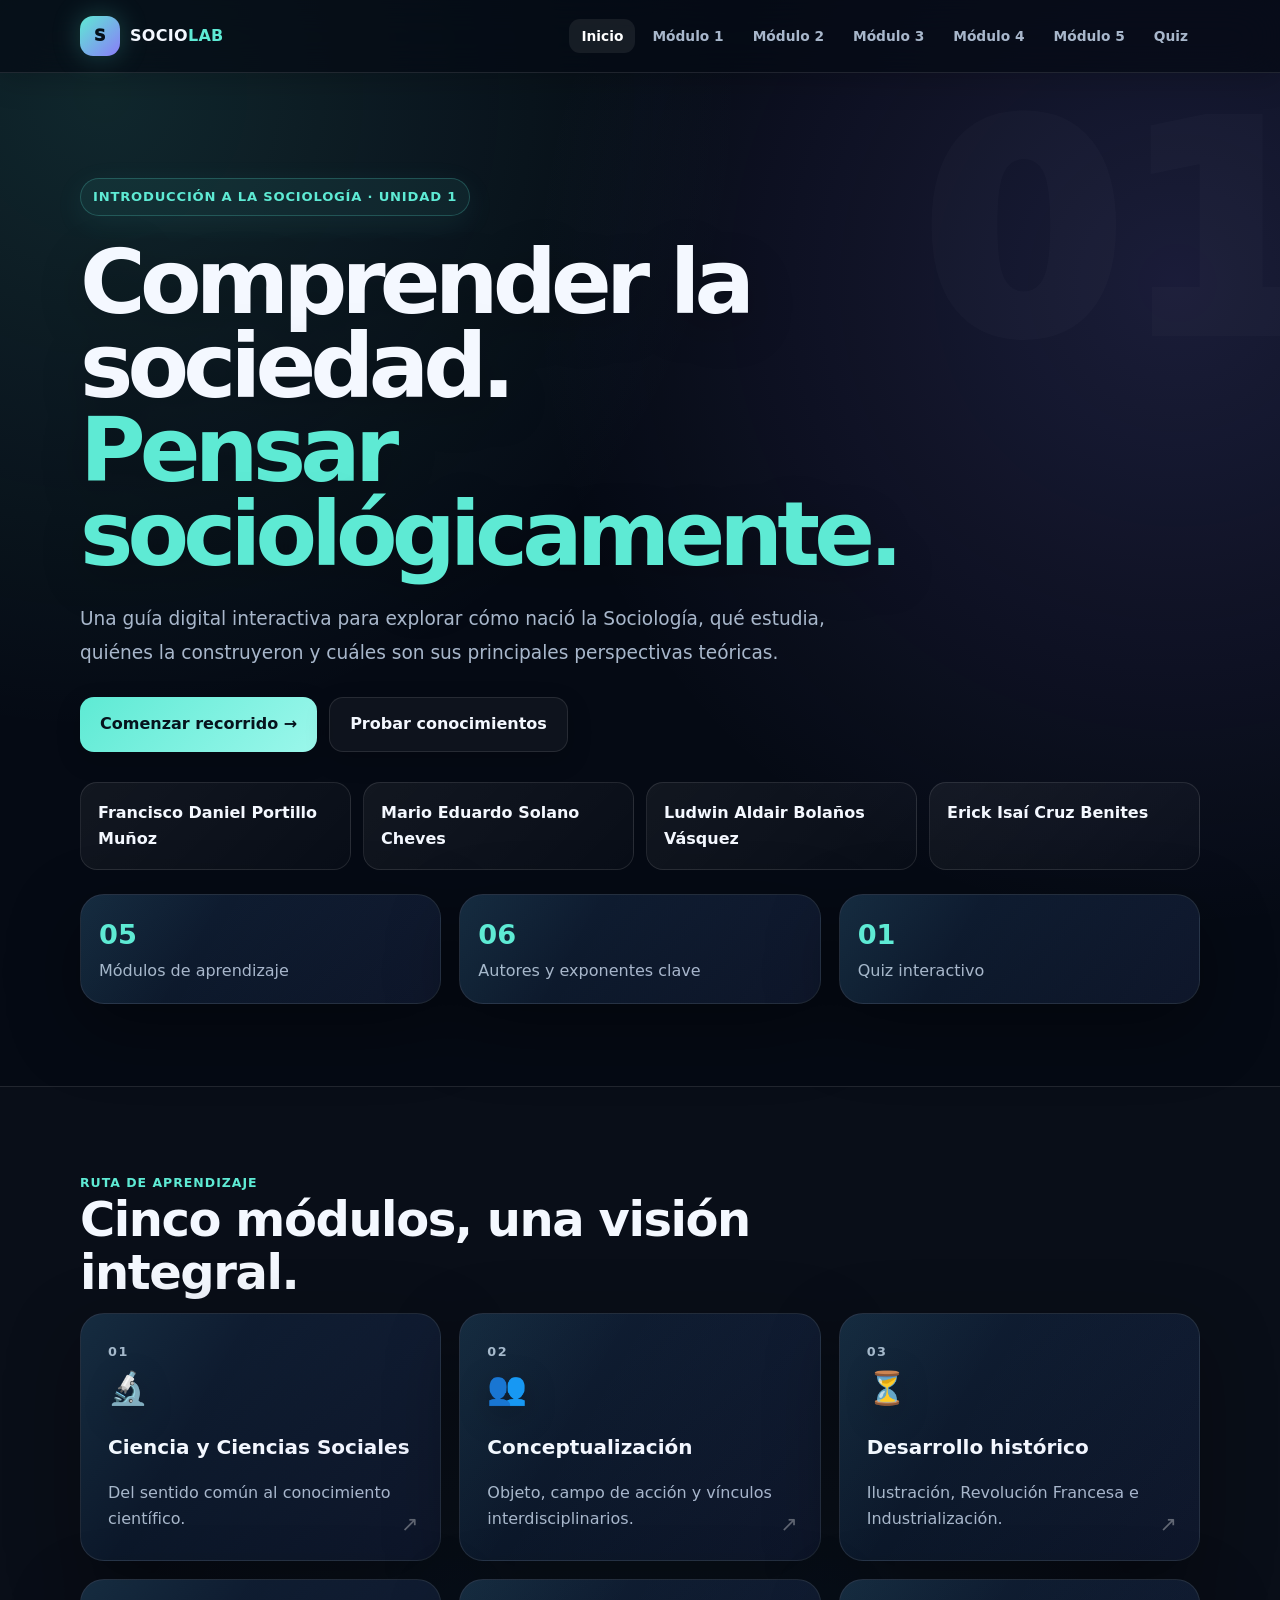
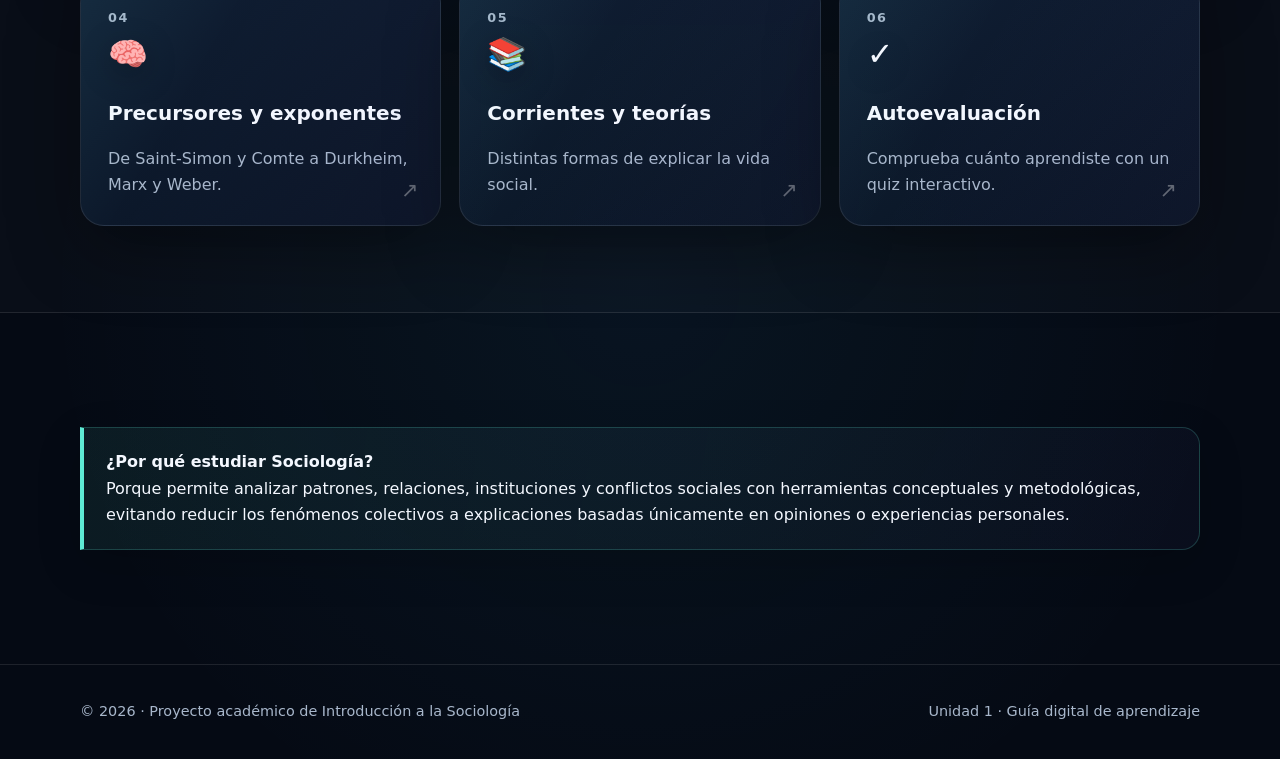
<file: index.html>
<!doctype html>
<html lang="es"><head><meta charset="utf-8"><meta name="viewport" content="width=device-width,initial-scale=1">
<title>Inicio | Sociología · Unidad 1</title><meta name="description" content="Guía digital interactiva de Introducción a la Sociología, Unidad 1.">
<link rel="stylesheet" href="css/estilos.css"></head><body>
<header><div class="container nav"><a class="logo" href="index.html"><span class="logo-mark">S</span><span>SOCIO<span style="color:var(--accent)">LAB</span></span></a>
<nav><ul><li><a class="active" href="index.html">Inicio</a></li><li><a class="" href="modulo1.html">Módulo 1</a></li><li><a class="" href="modulo2.html">Módulo 2</a></li><li><a class="" href="modulo3.html">Módulo 3</a></li><li><a class="" href="modulo4.html">Módulo 4</a></li><li><a class="" href="modulo5.html">Módulo 5</a></li><li><a class="" href="quiz.html">Quiz</a></li></ul></nav></div></header><div class="progress"><span></span></div>
<main>
<section class="hero"><div class="container">
<span class="eyebrow">INTRODUCCIÓN A LA SOCIOLOGÍA · UNIDAD 1</span>
<h1>Comprender la sociedad.<br><span style="color:var(--accent)">Pensar sociológicamente.</span></h1>
<p class="lead">Una guía digital interactiva para explorar cómo nació la Sociología, qué estudia, quiénes la construyeron y cuáles son sus principales perspectivas teóricas.</p>
<div class="actions"><a class="btn primary" href="modulo1.html">Comenzar recorrido →</a><a class="btn secondary" href="quiz.html">Probar conocimientos</a></div>
<div class="team"><div class="member">Francisco Daniel Portillo Muñoz</div><div class="member">Mario Eduardo Solano Cheves</div><div class="member">Ludwin Aldair Bolaños Vásquez</div><div class="member">Erick Isaí Cruz Benites</div></div>
<div class="grid grid-3" style="margin-top:24px"><div class="card" style="padding:18px"><strong style="font-size:1.7rem;color:var(--accent)">05</strong><br><span style="color:var(--muted)">Módulos de aprendizaje</span></div><div class="card" style="padding:18px"><strong style="font-size:1.7rem;color:var(--accent)">06</strong><br><span style="color:var(--muted)">Autores y exponentes clave</span></div><div class="card" style="padding:18px"><strong style="font-size:1.7rem;color:var(--accent)">01</strong><br><span style="color:var(--muted)">Quiz interactivo</span></div></div>
</div></section>
<section class="section alt"><div class="container"><div class="tag">Ruta de aprendizaje</div><h2>Cinco módulos, una visión integral.</h2>
<div class="grid grid-3">
<a class="card module-card" href="modulo1.html"><div class="num">01</div><div class="icon">🔬</div><h3>Ciencia y Ciencias Sociales</h3><p>Del sentido común al conocimiento científico.</p></a>
<a class="card module-card" href="modulo2.html"><div class="num">02</div><div class="icon">👥</div><h3>Conceptualización</h3><p>Objeto, campo de acción y vínculos interdisciplinarios.</p></a>
<a class="card module-card" href="modulo3.html"><div class="num">03</div><div class="icon">⏳</div><h3>Desarrollo histórico</h3><p>Ilustración, Revolución Francesa e Industrialización.</p></a>
<a class="card module-card" href="modulo4.html"><div class="num">04</div><div class="icon">🧠</div><h3>Precursores y exponentes</h3><p>De Saint-Simon y Comte a Durkheim, Marx y Weber.</p></a>
<a class="card module-card" href="modulo5.html"><div class="num">05</div><div class="icon">📚</div><h3>Corrientes y teorías</h3><p>Distintas formas de explicar la vida social.</p></a>
<a class="card module-card" href="quiz.html"><div class="num">06</div><div class="icon">✓</div><h3>Autoevaluación</h3><p>Comprueba cuánto aprendiste con un quiz interactivo.</p></a>
</div></div></section>
<section class="section"><div class="container"><div class="callout"><strong>¿Por qué estudiar Sociología?</strong><br>Porque permite analizar patrones, relaciones, instituciones y conflictos sociales con herramientas conceptuales y metodológicas, evitando reducir los fenómenos colectivos a explicaciones basadas únicamente en opiniones o experiencias personales.</div></div></section>
</main>
<footer><div class="container footer-flex"><span>© 2026 · Proyecto académico de Introducción a la Sociología</span><span>Unidad 1 · Guía digital de aprendizaje</span></div></footer>
<script src="js/script.js"></script></body></html>
</file>
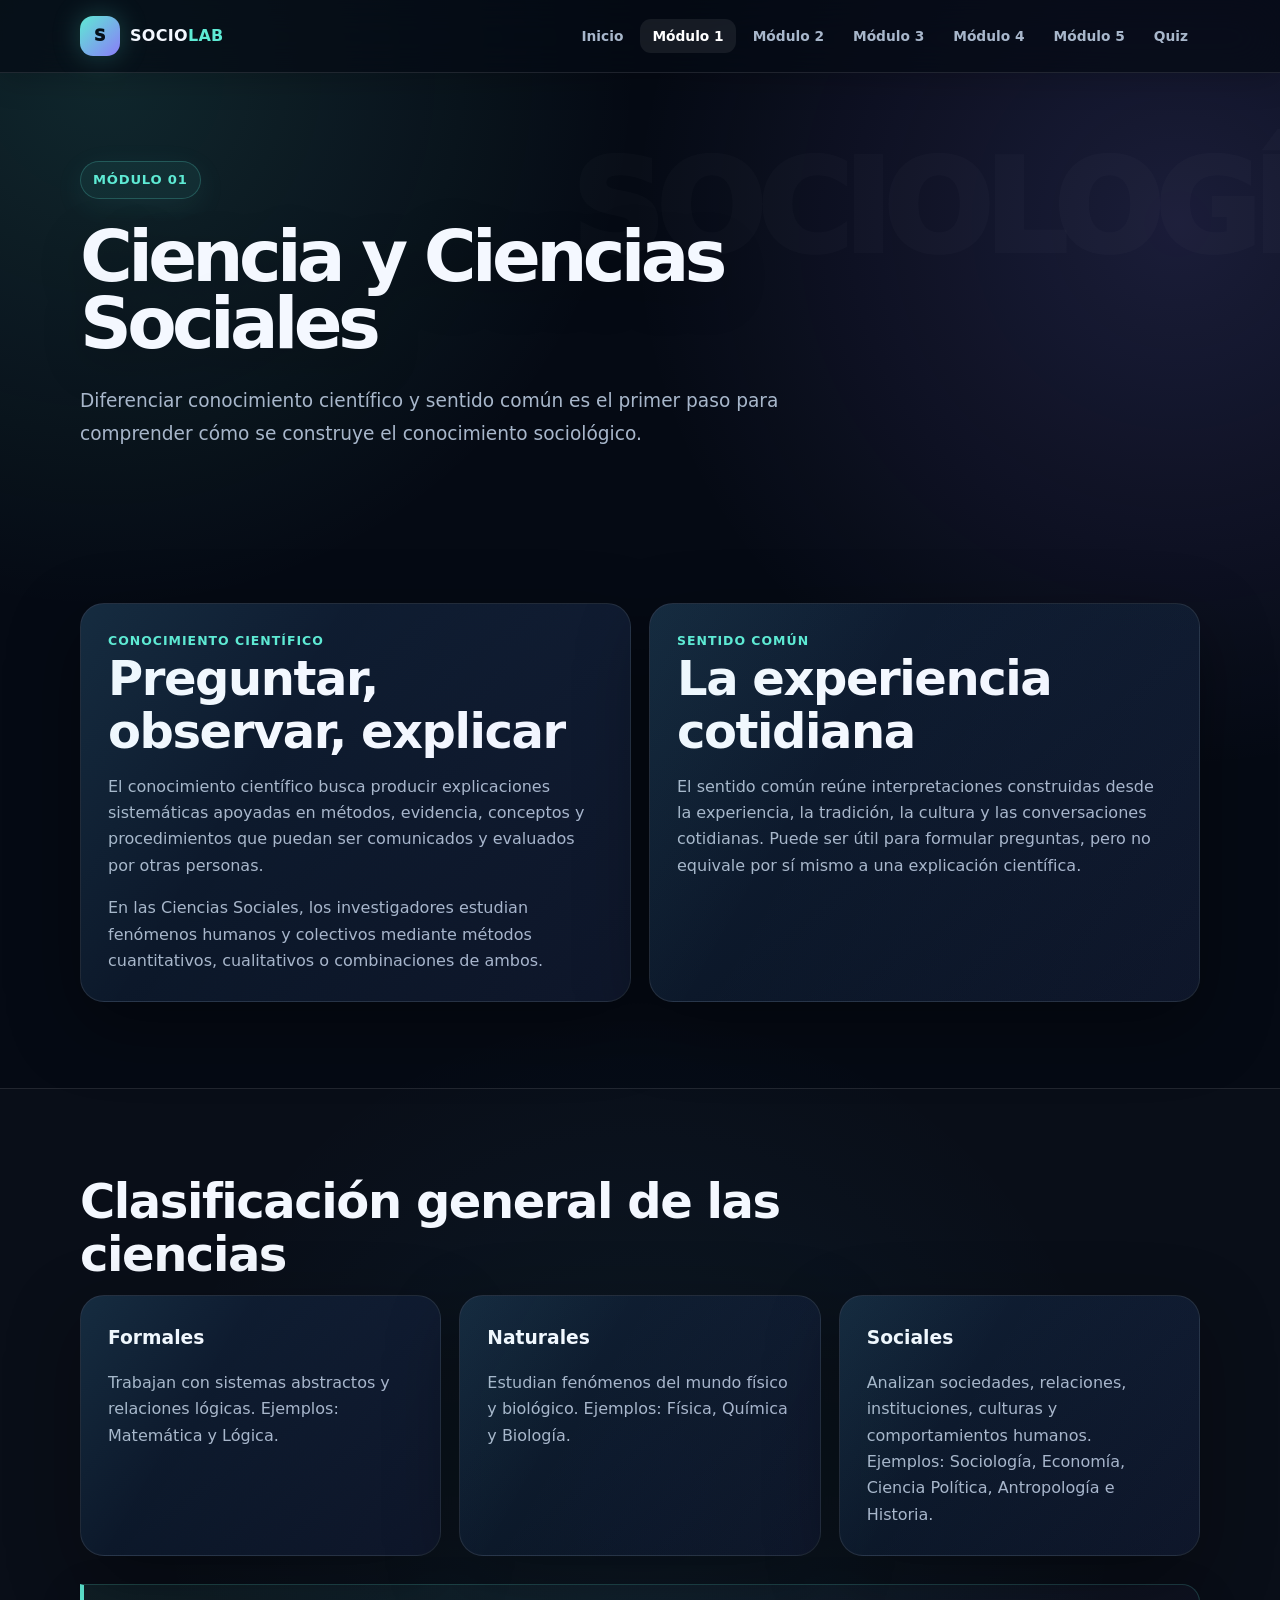
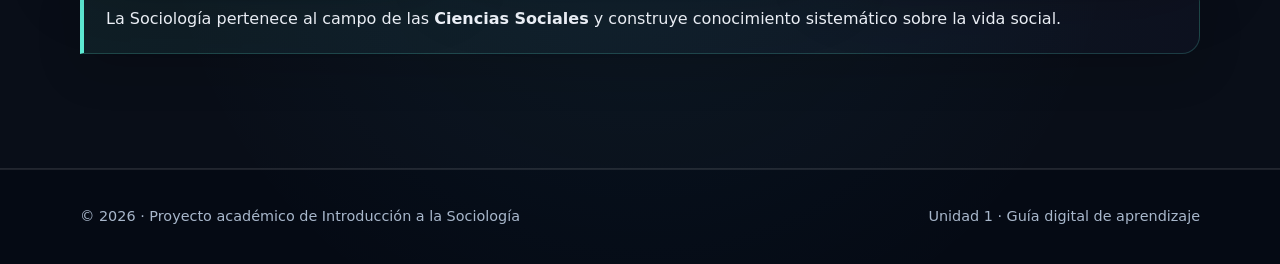
<file: modulo1.html>
<!doctype html>
<html lang="es"><head><meta charset="utf-8"><meta name="viewport" content="width=device-width,initial-scale=1">
<title>Módulo 1 | Sociología · Unidad 1</title><meta name="description" content="Guía digital interactiva de Introducción a la Sociología, Unidad 1.">
<link rel="stylesheet" href="css/estilos.css"></head><body>
<header><div class="container nav"><a class="logo" href="index.html"><span class="logo-mark">S</span><span>SOCIO<span style="color:var(--accent)">LAB</span></span></a>
<nav><ul><li><a class="" href="index.html">Inicio</a></li><li><a class="active" href="modulo1.html">Módulo 1</a></li><li><a class="" href="modulo2.html">Módulo 2</a></li><li><a class="" href="modulo3.html">Módulo 3</a></li><li><a class="" href="modulo4.html">Módulo 4</a></li><li><a class="" href="modulo5.html">Módulo 5</a></li><li><a class="" href="quiz.html">Quiz</a></li></ul></nav></div></header><div class="progress"><span></span></div>
<main>
<section class="page-hero"><div class="container"><span class="eyebrow">MÓDULO 01</span><h1>Ciencia y Ciencias Sociales</h1><p class="lead">Diferenciar conocimiento científico y sentido común es el primer paso para comprender cómo se construye el conocimiento sociológico.</p></div></section>
<section class="section"><div class="container grid grid-2">
<div class="card"><div class="tag">Conocimiento científico</div><h2>Preguntar, observar, explicar</h2><p>El conocimiento científico busca producir explicaciones sistemáticas apoyadas en métodos, evidencia, conceptos y procedimientos que puedan ser comunicados y evaluados por otras personas.</p><p>En las Ciencias Sociales, los investigadores estudian fenómenos humanos y colectivos mediante métodos cuantitativos, cualitativos o combinaciones de ambos.</p></div>
<div class="card"><div class="tag">Sentido común</div><h2>La experiencia cotidiana</h2><p>El sentido común reúne interpretaciones construidas desde la experiencia, la tradición, la cultura y las conversaciones cotidianas. Puede ser útil para formular preguntas, pero no equivale por sí mismo a una explicación científica.</p></div>
</div></section>
<section class="section alt"><div class="container"><h2>Clasificación general de las ciencias</h2><div class="grid grid-3">
<div class="card"><h3>Formales</h3><p>Trabajan con sistemas abstractos y relaciones lógicas. Ejemplos: Matemática y Lógica.</p></div>
<div class="card"><h3>Naturales</h3><p>Estudian fenómenos del mundo físico y biológico. Ejemplos: Física, Química y Biología.</p></div>
<div class="card"><h3>Sociales</h3><p>Analizan sociedades, relaciones, instituciones, culturas y comportamientos humanos. Ejemplos: Sociología, Economía, Ciencia Política, Antropología e Historia.</p></div>
</div><div class="callout">La Sociología pertenece al campo de las <strong>Ciencias Sociales</strong> y construye conocimiento sistemático sobre la vida social.</div></div></section>
</main>
<footer><div class="container footer-flex"><span>© 2026 · Proyecto académico de Introducción a la Sociología</span><span>Unidad 1 · Guía digital de aprendizaje</span></div></footer>
<script src="js/script.js"></script></body></html>
</file>
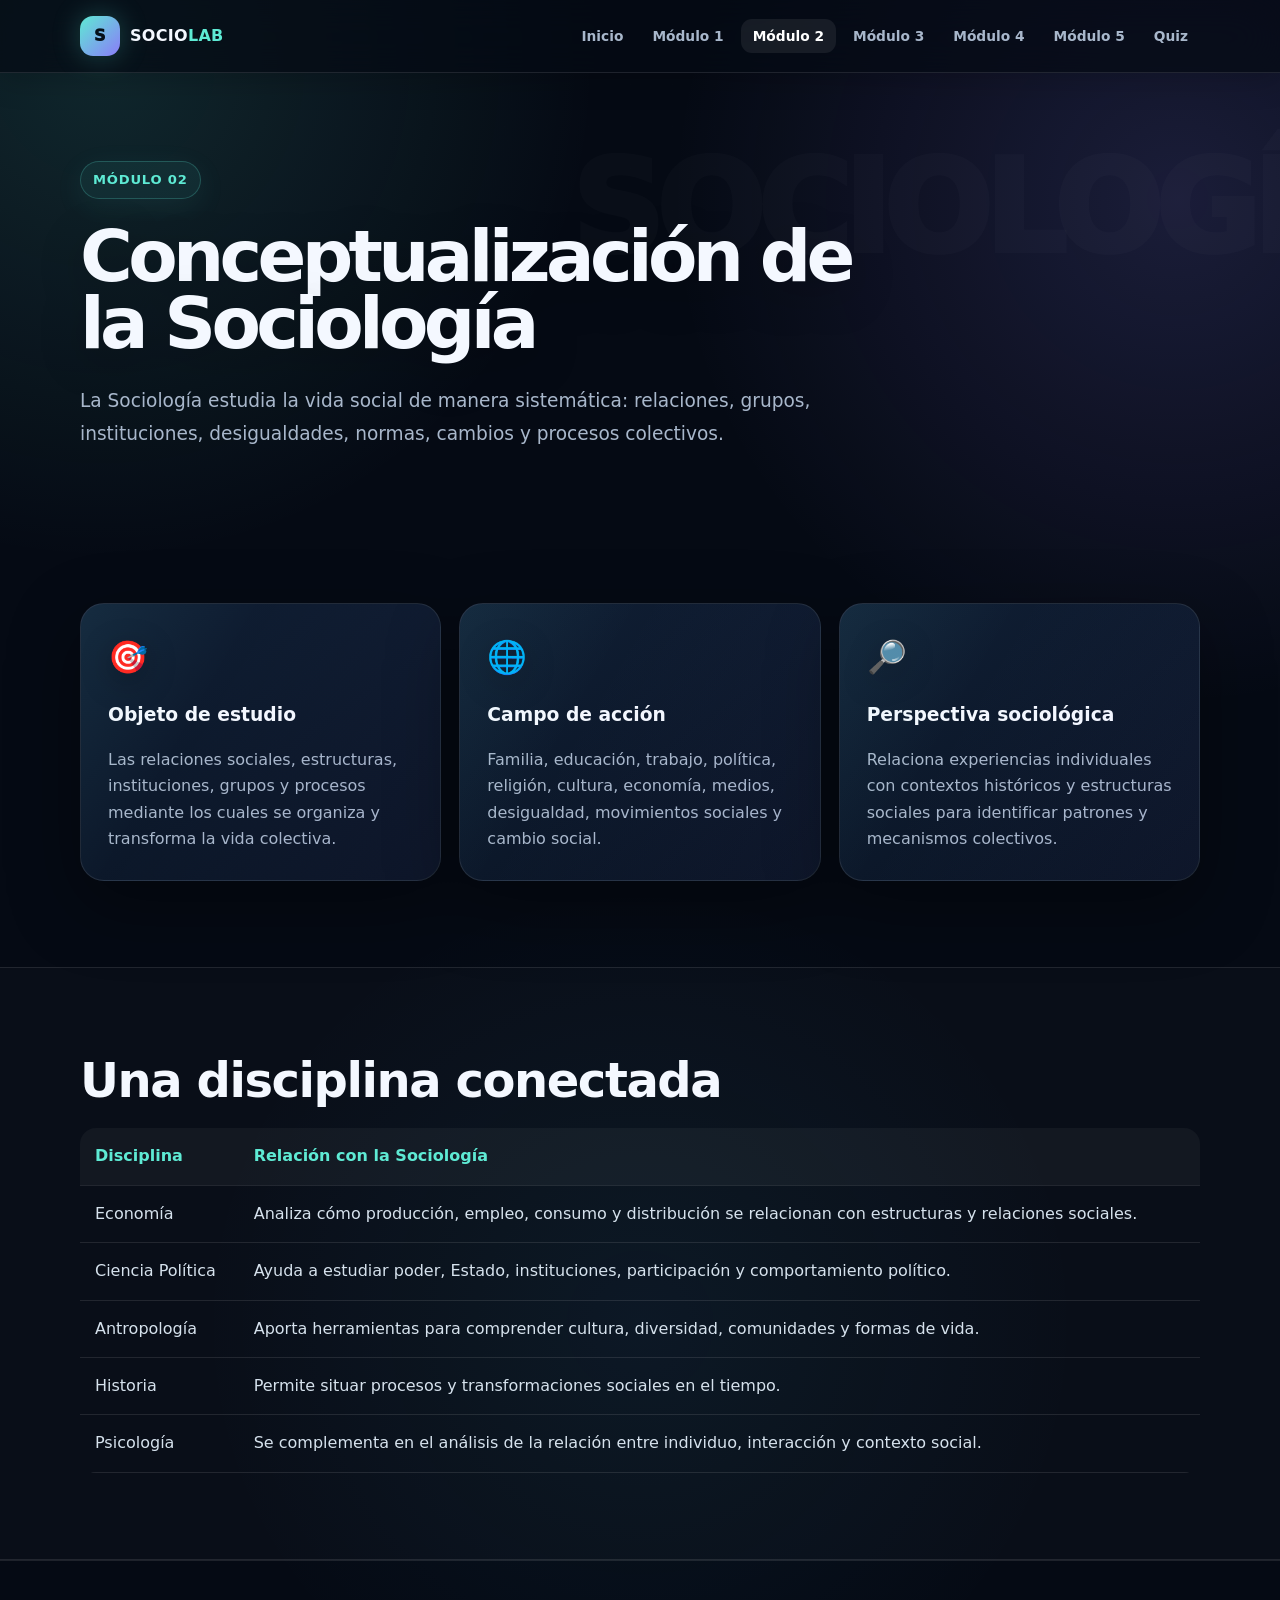
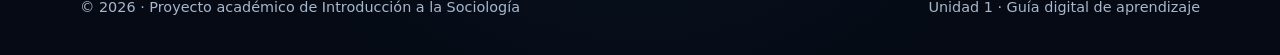
<file: modulo2.html>
<!doctype html>
<html lang="es"><head><meta charset="utf-8"><meta name="viewport" content="width=device-width,initial-scale=1">
<title>Módulo 2 | Sociología · Unidad 1</title><meta name="description" content="Guía digital interactiva de Introducción a la Sociología, Unidad 1.">
<link rel="stylesheet" href="css/estilos.css"></head><body>
<header><div class="container nav"><a class="logo" href="index.html"><span class="logo-mark">S</span><span>SOCIO<span style="color:var(--accent)">LAB</span></span></a>
<nav><ul><li><a class="" href="index.html">Inicio</a></li><li><a class="" href="modulo1.html">Módulo 1</a></li><li><a class="active" href="modulo2.html">Módulo 2</a></li><li><a class="" href="modulo3.html">Módulo 3</a></li><li><a class="" href="modulo4.html">Módulo 4</a></li><li><a class="" href="modulo5.html">Módulo 5</a></li><li><a class="" href="quiz.html">Quiz</a></li></ul></nav></div></header><div class="progress"><span></span></div>
<main>
<section class="page-hero"><div class="container"><span class="eyebrow">MÓDULO 02</span><h1>Conceptualización de la Sociología</h1><p class="lead">La Sociología estudia la vida social de manera sistemática: relaciones, grupos, instituciones, desigualdades, normas, cambios y procesos colectivos.</p></div></section>
<section class="section"><div class="container grid grid-3">
<div class="card"><div class="icon">🎯</div><h3>Objeto de estudio</h3><p>Las relaciones sociales, estructuras, instituciones, grupos y procesos mediante los cuales se organiza y transforma la vida colectiva.</p></div>
<div class="card"><div class="icon">🌐</div><h3>Campo de acción</h3><p>Familia, educación, trabajo, política, religión, cultura, economía, medios, desigualdad, movimientos sociales y cambio social.</p></div>
<div class="card"><div class="icon">🔎</div><h3>Perspectiva sociológica</h3><p>Relaciona experiencias individuales con contextos históricos y estructuras sociales para identificar patrones y mecanismos colectivos.</p></div>
</div></section>
<section class="section alt"><div class="container"><h2>Una disciplina conectada</h2><table><tr><th>Disciplina</th><th>Relación con la Sociología</th></tr>
<tr><td>Economía</td><td>Analiza cómo producción, empleo, consumo y distribución se relacionan con estructuras y relaciones sociales.</td></tr>
<tr><td>Ciencia Política</td><td>Ayuda a estudiar poder, Estado, instituciones, participación y comportamiento político.</td></tr>
<tr><td>Antropología</td><td>Aporta herramientas para comprender cultura, diversidad, comunidades y formas de vida.</td></tr>
<tr><td>Historia</td><td>Permite situar procesos y transformaciones sociales en el tiempo.</td></tr>
<tr><td>Psicología</td><td>Se complementa en el análisis de la relación entre individuo, interacción y contexto social.</td></tr></table></div></section>
</main>
<footer><div class="container footer-flex"><span>© 2026 · Proyecto académico de Introducción a la Sociología</span><span>Unidad 1 · Guía digital de aprendizaje</span></div></footer>
<script src="js/script.js"></script></body></html>
</file>
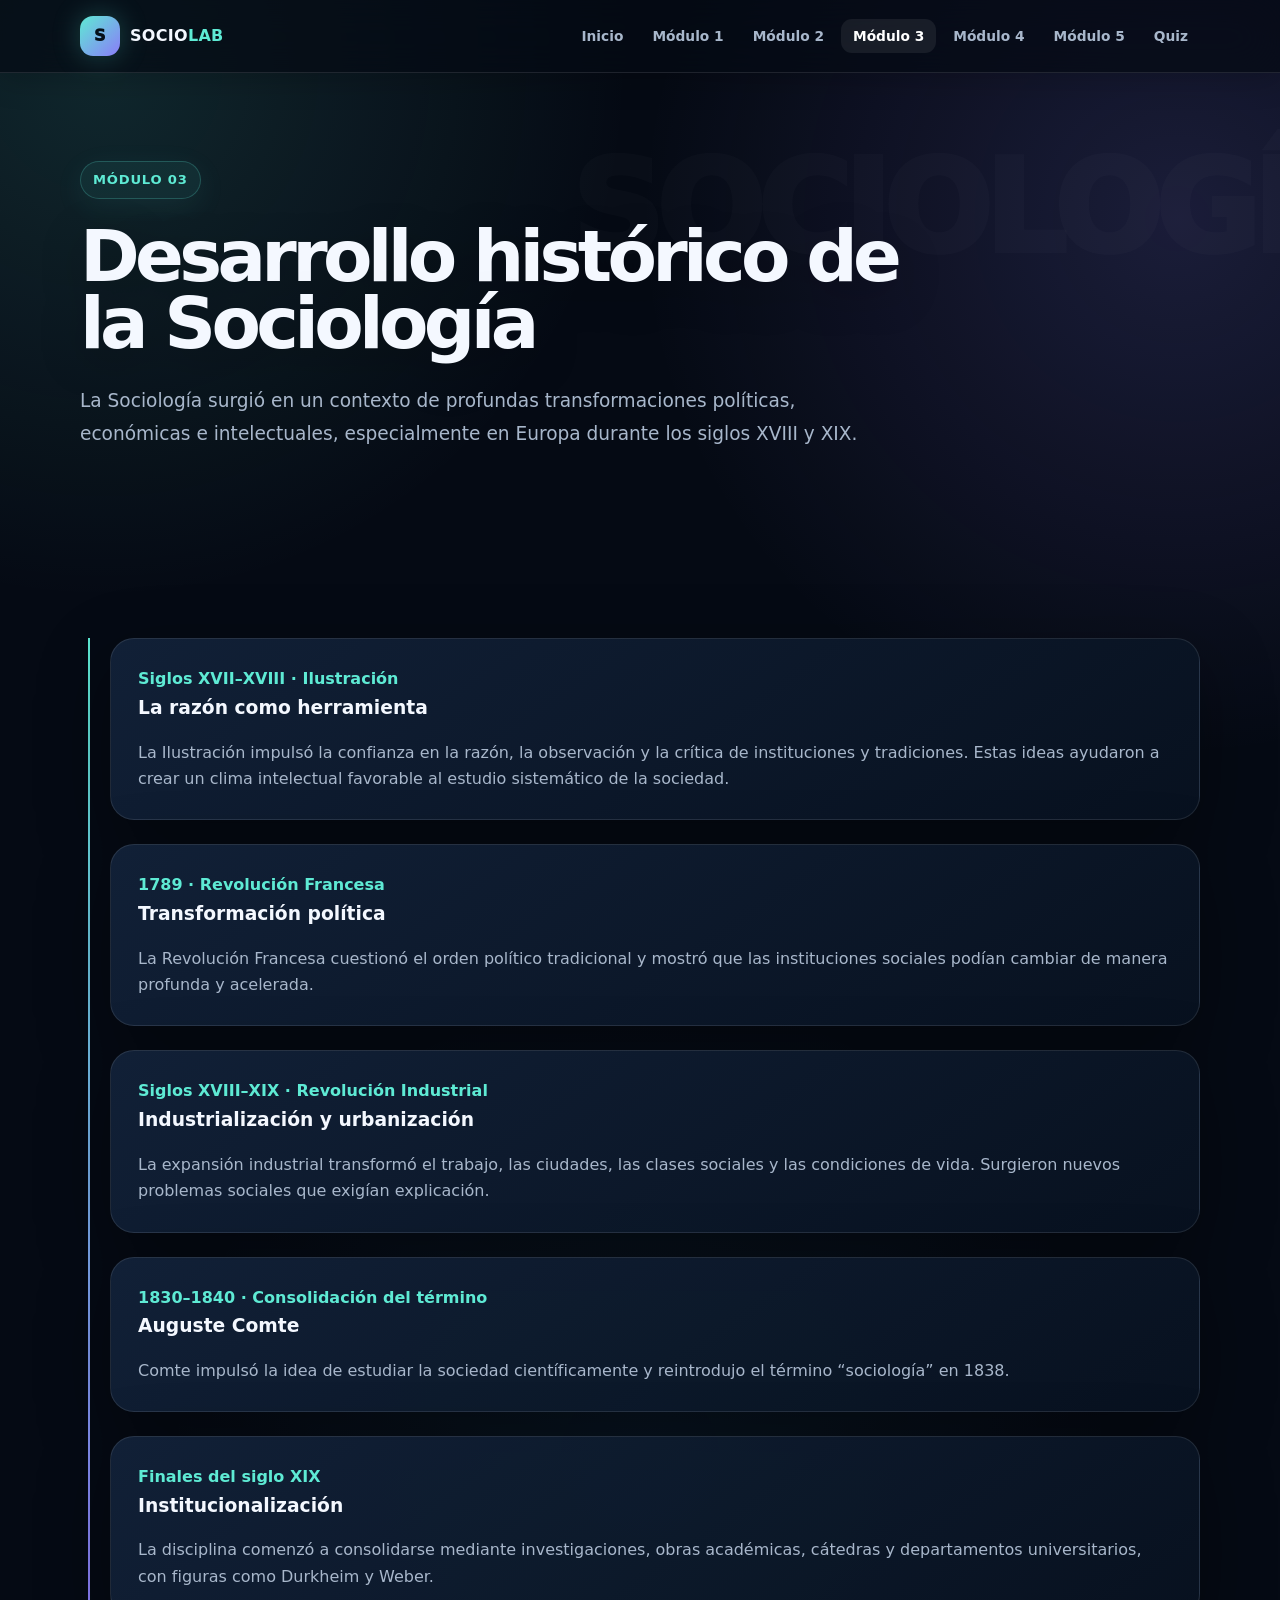
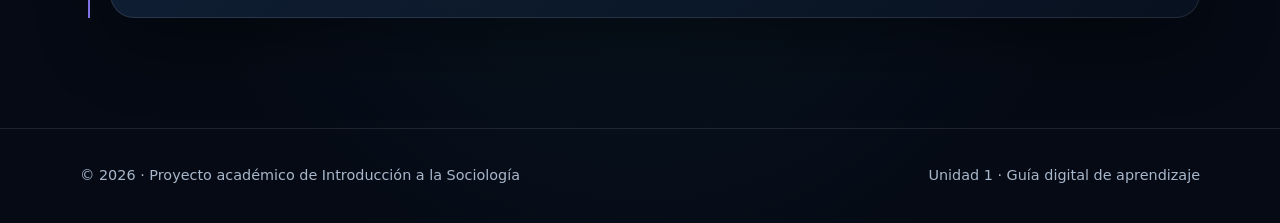
<file: modulo3.html>
<!doctype html>
<html lang="es"><head><meta charset="utf-8"><meta name="viewport" content="width=device-width,initial-scale=1">
<title>Módulo 3 | Sociología · Unidad 1</title><meta name="description" content="Guía digital interactiva de Introducción a la Sociología, Unidad 1.">
<link rel="stylesheet" href="css/estilos.css"></head><body>
<header><div class="container nav"><a class="logo" href="index.html"><span class="logo-mark">S</span><span>SOCIO<span style="color:var(--accent)">LAB</span></span></a>
<nav><ul><li><a class="" href="index.html">Inicio</a></li><li><a class="" href="modulo1.html">Módulo 1</a></li><li><a class="" href="modulo2.html">Módulo 2</a></li><li><a class="active" href="modulo3.html">Módulo 3</a></li><li><a class="" href="modulo4.html">Módulo 4</a></li><li><a class="" href="modulo5.html">Módulo 5</a></li><li><a class="" href="quiz.html">Quiz</a></li></ul></nav></div></header><div class="progress"><span></span></div>
<main>
<section class="page-hero"><div class="container"><span class="eyebrow">MÓDULO 03</span><h1>Desarrollo histórico de la Sociología</h1><p class="lead">La Sociología surgió en un contexto de profundas transformaciones políticas, económicas e intelectuales, especialmente en Europa durante los siglos XVIII y XIX.</p></div></section>
<section class="section"><div class="container"><div class="timeline">
<div class="event card"><div class="year">Siglos XVII–XVIII · Ilustración</div><h3>La razón como herramienta</h3><p>La Ilustración impulsó la confianza en la razón, la observación y la crítica de instituciones y tradiciones. Estas ideas ayudaron a crear un clima intelectual favorable al estudio sistemático de la sociedad.</p></div>
<div class="event card"><div class="year">1789 · Revolución Francesa</div><h3>Transformación política</h3><p>La Revolución Francesa cuestionó el orden político tradicional y mostró que las instituciones sociales podían cambiar de manera profunda y acelerada.</p></div>
<div class="event card"><div class="year">Siglos XVIII–XIX · Revolución Industrial</div><h3>Industrialización y urbanización</h3><p>La expansión industrial transformó el trabajo, las ciudades, las clases sociales y las condiciones de vida. Surgieron nuevos problemas sociales que exigían explicación.</p></div>
<div class="event card"><div class="year">1830–1840 · Consolidación del término</div><h3>Auguste Comte</h3><p>Comte impulsó la idea de estudiar la sociedad científicamente y reintrodujo el término “sociología” en 1838.</p></div>
<div class="event card"><div class="year">Finales del siglo XIX</div><h3>Institucionalización</h3><p>La disciplina comenzó a consolidarse mediante investigaciones, obras académicas, cátedras y departamentos universitarios, con figuras como Durkheim y Weber.</p></div>
</div></div></section>
</main>
<footer><div class="container footer-flex"><span>© 2026 · Proyecto académico de Introducción a la Sociología</span><span>Unidad 1 · Guía digital de aprendizaje</span></div></footer>
<script src="js/script.js"></script></body></html>
</file>
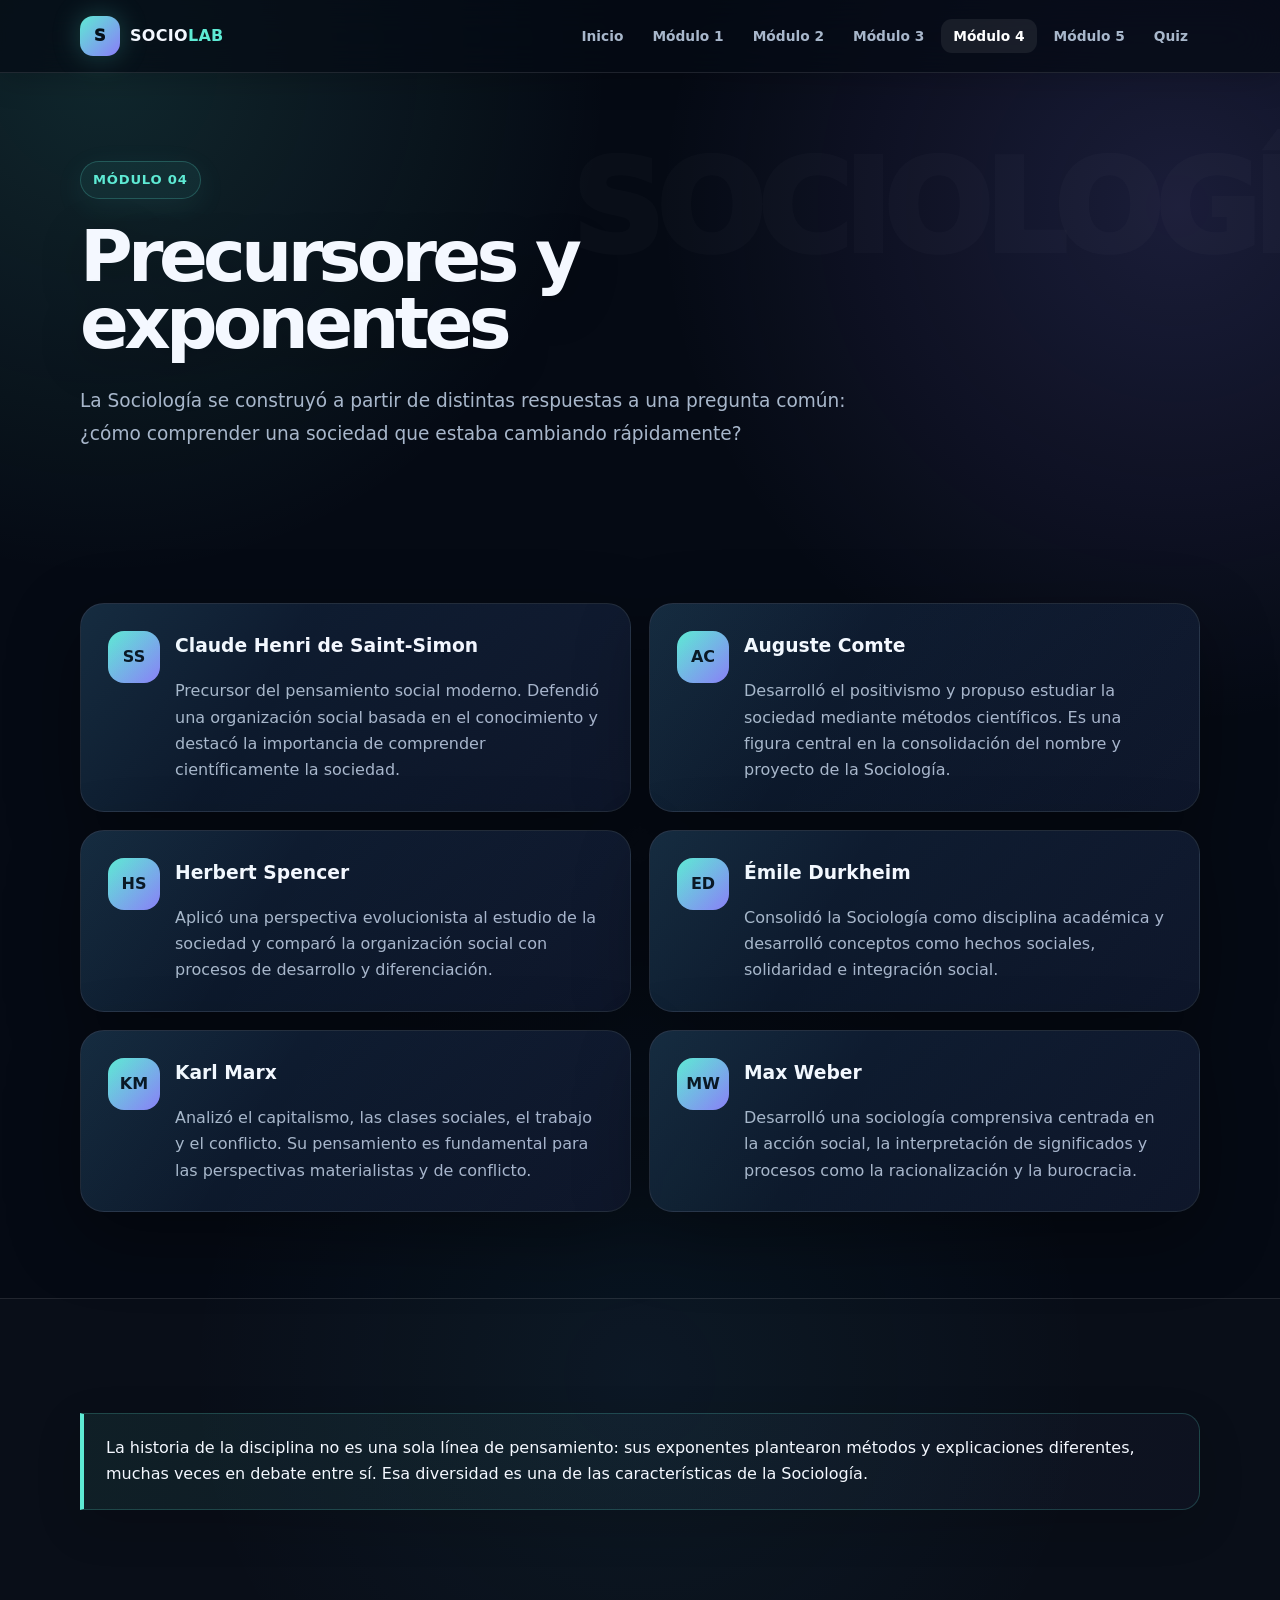
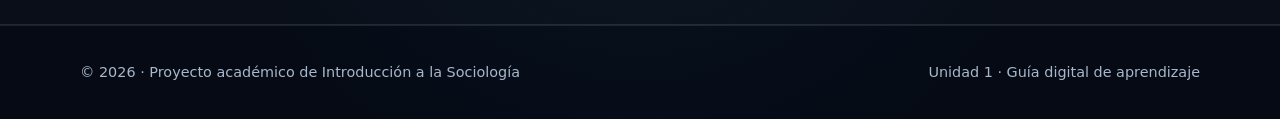
<file: modulo4.html>
<!doctype html>
<html lang="es"><head><meta charset="utf-8"><meta name="viewport" content="width=device-width,initial-scale=1">
<title>Módulo 4 | Sociología · Unidad 1</title><meta name="description" content="Guía digital interactiva de Introducción a la Sociología, Unidad 1.">
<link rel="stylesheet" href="css/estilos.css"></head><body>
<header><div class="container nav"><a class="logo" href="index.html"><span class="logo-mark">S</span><span>SOCIO<span style="color:var(--accent)">LAB</span></span></a>
<nav><ul><li><a class="" href="index.html">Inicio</a></li><li><a class="" href="modulo1.html">Módulo 1</a></li><li><a class="" href="modulo2.html">Módulo 2</a></li><li><a class="" href="modulo3.html">Módulo 3</a></li><li><a class="active" href="modulo4.html">Módulo 4</a></li><li><a class="" href="modulo5.html">Módulo 5</a></li><li><a class="" href="quiz.html">Quiz</a></li></ul></nav></div></header><div class="progress"><span></span></div>
<main>
<section class="page-hero"><div class="container"><span class="eyebrow">MÓDULO 04</span><h1>Precursores y exponentes</h1><p class="lead">La Sociología se construyó a partir de distintas respuestas a una pregunta común: ¿cómo comprender una sociedad que estaba cambiando rápidamente?</p></div></section>
<section class="section"><div class="container grid grid-2">
<div class="card person"><div class="avatar">SS</div><div><h3>Claude Henri de Saint-Simon</h3><p>Precursor del pensamiento social moderno. Defendió una organización social basada en el conocimiento y destacó la importancia de comprender científicamente la sociedad.</p></div></div>
<div class="card person"><div class="avatar">AC</div><div><h3>Auguste Comte</h3><p>Desarrolló el positivismo y propuso estudiar la sociedad mediante métodos científicos. Es una figura central en la consolidación del nombre y proyecto de la Sociología.</p></div></div>
<div class="card person"><div class="avatar">HS</div><div><h3>Herbert Spencer</h3><p>Aplicó una perspectiva evolucionista al estudio de la sociedad y comparó la organización social con procesos de desarrollo y diferenciación.</p></div></div>
<div class="card person"><div class="avatar">ED</div><div><h3>Émile Durkheim</h3><p>Consolidó la Sociología como disciplina académica y desarrolló conceptos como hechos sociales, solidaridad e integración social.</p></div></div>
<div class="card person"><div class="avatar">KM</div><div><h3>Karl Marx</h3><p>Analizó el capitalismo, las clases sociales, el trabajo y el conflicto. Su pensamiento es fundamental para las perspectivas materialistas y de conflicto.</p></div></div>
<div class="card person"><div class="avatar">MW</div><div><h3>Max Weber</h3><p>Desarrolló una sociología comprensiva centrada en la acción social, la interpretación de significados y procesos como la racionalización y la burocracia.</p></div></div>
</div></section>
<section class="section alt"><div class="container"><div class="callout">La historia de la disciplina no es una sola línea de pensamiento: sus exponentes plantearon métodos y explicaciones diferentes, muchas veces en debate entre sí. Esa diversidad es una de las características de la Sociología.</div></div></section>
</main>
<footer><div class="container footer-flex"><span>© 2026 · Proyecto académico de Introducción a la Sociología</span><span>Unidad 1 · Guía digital de aprendizaje</span></div></footer>
<script src="js/script.js"></script></body></html>
</file>
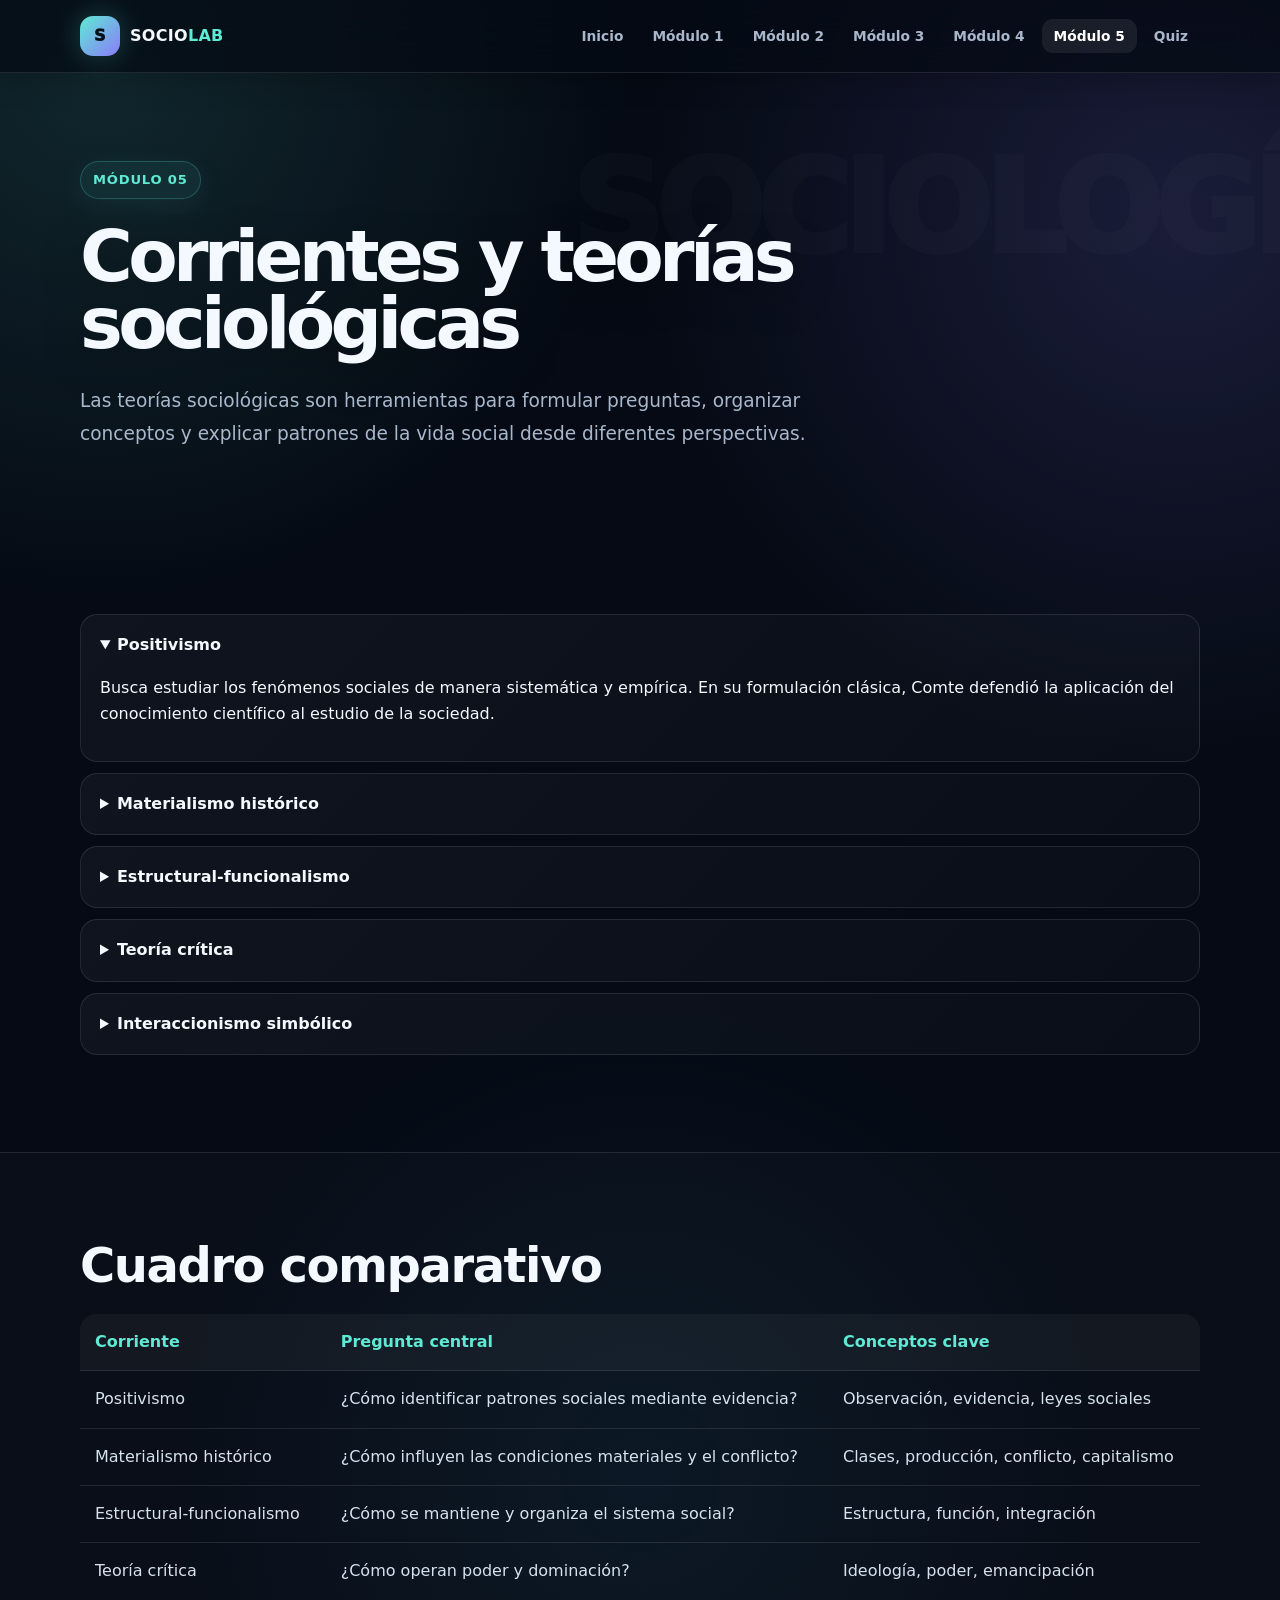
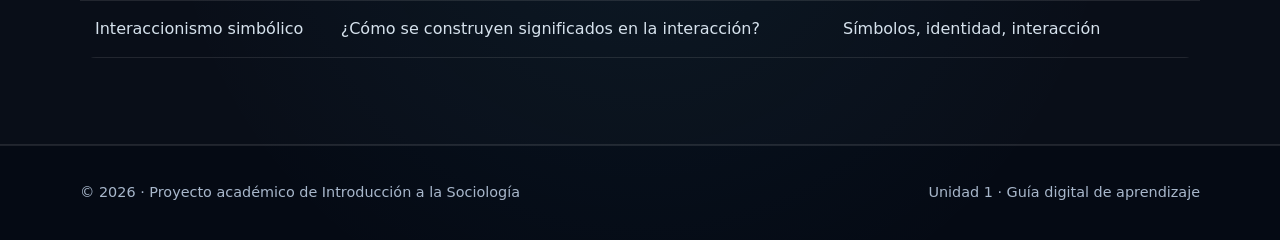
<file: modulo5.html>
<!doctype html>
<html lang="es"><head><meta charset="utf-8"><meta name="viewport" content="width=device-width,initial-scale=1">
<title>Módulo 5 | Sociología · Unidad 1</title><meta name="description" content="Guía digital interactiva de Introducción a la Sociología, Unidad 1.">
<link rel="stylesheet" href="css/estilos.css"></head><body>
<header><div class="container nav"><a class="logo" href="index.html"><span class="logo-mark">S</span><span>SOCIO<span style="color:var(--accent)">LAB</span></span></a>
<nav><ul><li><a class="" href="index.html">Inicio</a></li><li><a class="" href="modulo1.html">Módulo 1</a></li><li><a class="" href="modulo2.html">Módulo 2</a></li><li><a class="" href="modulo3.html">Módulo 3</a></li><li><a class="" href="modulo4.html">Módulo 4</a></li><li><a class="active" href="modulo5.html">Módulo 5</a></li><li><a class="" href="quiz.html">Quiz</a></li></ul></nav></div></header><div class="progress"><span></span></div>
<main>
<section class="page-hero"><div class="container"><span class="eyebrow">MÓDULO 05</span><h1>Corrientes y teorías sociológicas</h1><p class="lead">Las teorías sociológicas son herramientas para formular preguntas, organizar conceptos y explicar patrones de la vida social desde diferentes perspectivas.</p></div></section>
<section class="section"><div class="container">
<details open><summary>Positivismo</summary><p>Busca estudiar los fenómenos sociales de manera sistemática y empírica. En su formulación clásica, Comte defendió la aplicación del conocimiento científico al estudio de la sociedad.</p></details>
<details><summary>Materialismo histórico</summary><p>Asociado especialmente a Marx, interpreta las transformaciones históricas considerando las condiciones materiales, las relaciones de producción y los conflictos entre clases.</p></details>
<details><summary>Estructural-funcionalismo</summary><p>Analiza la sociedad como un sistema compuesto por elementos interrelacionados que cumplen funciones para la continuidad y organización social. Durkheim es un antecedente fundamental de esta perspectiva.</p></details>
<details><summary>Teoría crítica</summary><p>Examina relaciones de poder, dominación e ideología y busca cuestionar estructuras sociales que producen desigualdad. Se relaciona con la tradición de la Escuela de Frankfurt.</p></details>
<details><summary>Interaccionismo simbólico</summary><p>Se enfoca en las interacciones cotidianas y en cómo las personas construyen significados mediante símbolos, lenguaje y situaciones sociales.</p></details>
</div></section>
<section class="section alt"><div class="container"><h2>Cuadro comparativo</h2><table><tr><th>Corriente</th><th>Pregunta central</th><th>Conceptos clave</th></tr>
<tr><td>Positivismo</td><td>¿Cómo identificar patrones sociales mediante evidencia?</td><td>Observación, evidencia, leyes sociales</td></tr>
<tr><td>Materialismo histórico</td><td>¿Cómo influyen las condiciones materiales y el conflicto?</td><td>Clases, producción, conflicto, capitalismo</td></tr>
<tr><td>Estructural-funcionalismo</td><td>¿Cómo se mantiene y organiza el sistema social?</td><td>Estructura, función, integración</td></tr>
<tr><td>Teoría crítica</td><td>¿Cómo operan poder y dominación?</td><td>Ideología, poder, emancipación</td></tr>
<tr><td>Interaccionismo simbólico</td><td>¿Cómo se construyen significados en la interacción?</td><td>Símbolos, identidad, interacción</td></tr></table></div></section>
</main>
<footer><div class="container footer-flex"><span>© 2026 · Proyecto académico de Introducción a la Sociología</span><span>Unidad 1 · Guía digital de aprendizaje</span></div></footer>
<script src="js/script.js"></script></body></html>
</file>
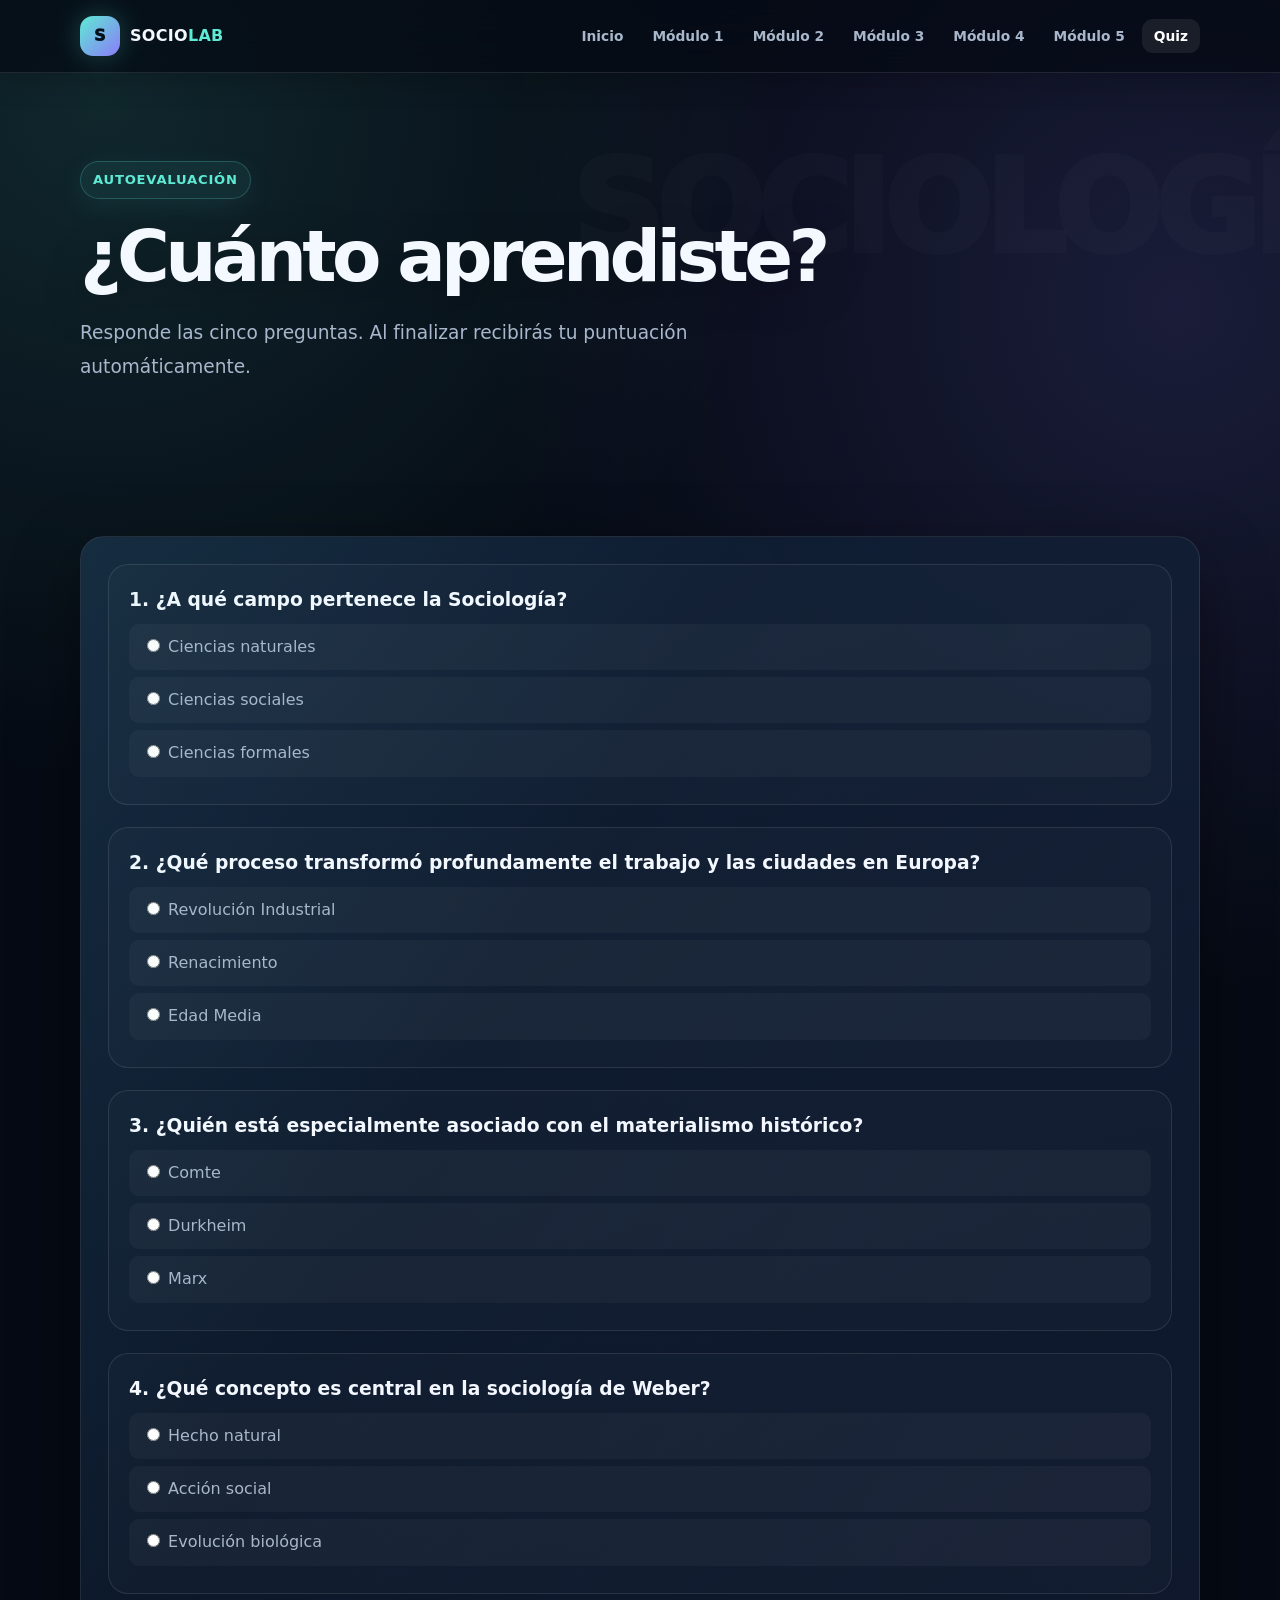
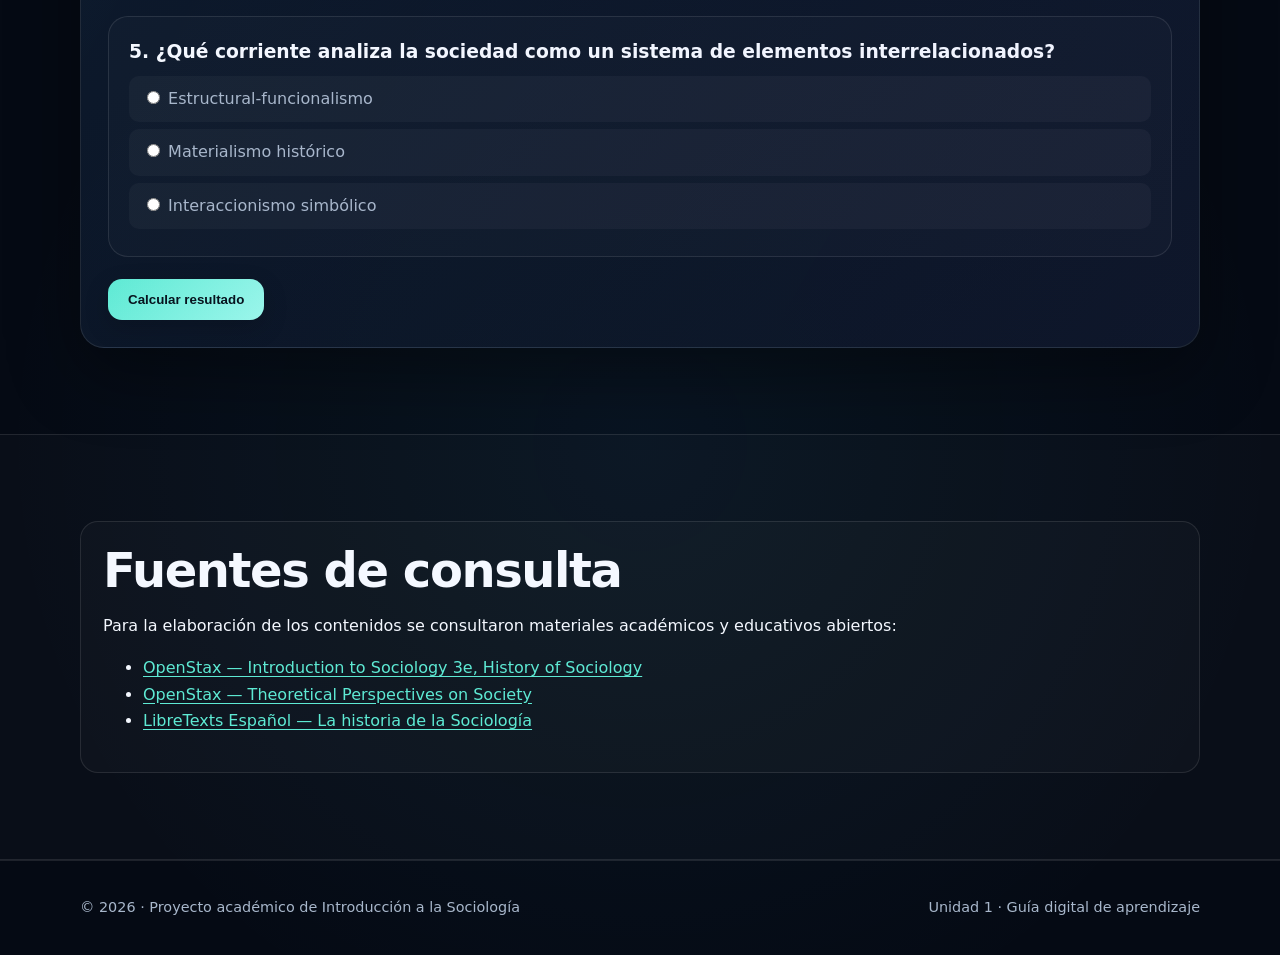
<file: quiz.html>
<!doctype html>
<html lang="es"><head><meta charset="utf-8"><meta name="viewport" content="width=device-width,initial-scale=1">
<title>Quiz | Sociología · Unidad 1</title><meta name="description" content="Guía digital interactiva de Introducción a la Sociología, Unidad 1.">
<link rel="stylesheet" href="css/estilos.css"></head><body>
<header><div class="container nav"><a class="logo" href="index.html"><span class="logo-mark">S</span><span>SOCIO<span style="color:var(--accent)">LAB</span></span></a>
<nav><ul><li><a class="" href="index.html">Inicio</a></li><li><a class="" href="modulo1.html">Módulo 1</a></li><li><a class="" href="modulo2.html">Módulo 2</a></li><li><a class="" href="modulo3.html">Módulo 3</a></li><li><a class="" href="modulo4.html">Módulo 4</a></li><li><a class="" href="modulo5.html">Módulo 5</a></li><li><a class="active" href="quiz.html">Quiz</a></li></ul></nav></div></header><div class="progress"><span></span></div>
<main>
<section class="page-hero"><div class="container"><span class="eyebrow">AUTOEVALUACIÓN</span><h1>¿Cuánto aprendiste?</h1><p class="lead">Responde las cinco preguntas. Al finalizar recibirás tu puntuación automáticamente.</p></div></section>
<section class="section"><div class="container card"><form class="quiz-form">
<div class="quiz-q" data-answer="b"><h3>1. ¿A qué campo pertenece la Sociología?</h3>
<label><input type="radio" name="q1" value="a"> Ciencias naturales</label><label><input type="radio" name="q1" value="b"> Ciencias sociales</label><label><input type="radio" name="q1" value="c"> Ciencias formales</label></div>
<div class="quiz-q" data-answer="a"><h3>2. ¿Qué proceso transformó profundamente el trabajo y las ciudades en Europa?</h3>
<label><input type="radio" name="q2" value="a"> Revolución Industrial</label><label><input type="radio" name="q2" value="b"> Renacimiento</label><label><input type="radio" name="q2" value="c"> Edad Media</label></div>
<div class="quiz-q" data-answer="c"><h3>3. ¿Quién está especialmente asociado con el materialismo histórico?</h3>
<label><input type="radio" name="q3" value="a"> Comte</label><label><input type="radio" name="q3" value="b"> Durkheim</label><label><input type="radio" name="q3" value="c"> Marx</label></div>
<div class="quiz-q" data-answer="b"><h3>4. ¿Qué concepto es central en la sociología de Weber?</h3>
<label><input type="radio" name="q4" value="a"> Hecho natural</label><label><input type="radio" name="q4" value="b"> Acción social</label><label><input type="radio" name="q4" value="c"> Evolución biológica</label></div>
<div class="quiz-q" data-answer="a"><h3>5. ¿Qué corriente analiza la sociedad como un sistema de elementos interrelacionados?</h3>
<label><input type="radio" name="q5" value="a"> Estructural-funcionalismo</label><label><input type="radio" name="q5" value="b"> Materialismo histórico</label><label><input type="radio" name="q5" value="c"> Interaccionismo simbólico</label></div>
<button class="btn primary" type="submit">Calcular resultado</button><div class="result"></div>
</form></div></section>
<section class="section alt"><div class="container sources"><h2>Fuentes de consulta</h2><p>Para la elaboración de los contenidos se consultaron materiales académicos y educativos abiertos:</p>
<ul><li><a href="https://openstax.org/books/introduction-sociology-3e/pages/1-2-the-history-of-sociology" target="_blank" rel="noopener">OpenStax — Introduction to Sociology 3e, History of Sociology</a></li>
<li><a href="https://openstax.org/books/introduction-sociology-3e/pages/4-2-theoretical-perspectives-on-society" target="_blank" rel="noopener">OpenStax — Theoretical Perspectives on Society</a></li>
<li><a href="https://espanol.libretexts.org/Bookshelves/Ciencias_Sociales/Ciencias_Sociales/Sociologia/Introducci%C3%B3n_a_la_Sociolog%C3%ADa/Libro%3A_Sociolog%C3%ADa_%28Boundless%29/01%3A_Sociolog%C3%ADa/1.02%3A_La_historia_de_la_sociolog%C3%ADa" target="_blank" rel="noopener">LibreTexts Español — La historia de la Sociología</a></li></ul></div></section>
</main>
<footer><div class="container footer-flex"><span>© 2026 · Proyecto académico de Introducción a la Sociología</span><span>Unidad 1 · Guía digital de aprendizaje</span></div></footer>
<script src="js/script.js"></script></body></html>
</file>
<file: css/estilos.css>
:root{
 --bg:#050a14; --panel:#0b1424; --panel2:#101d32; --text:#f4f8ff; --muted:#a8b7cb;
 --accent:#5eead4; --accent2:#8b7cf8; --accent3:#38bdf8; --line:rgba(255,255,255,.10);
 --shadow:0 24px 70px rgba(0,0,0,.38); --radius:24px;
}
*{box-sizing:border-box} html{scroll-behavior:smooth}
body{margin:0;font-family:Inter,system-ui,-apple-system,Segoe UI,Roboto,Arial,sans-serif;background:
radial-gradient(circle at 8% 4%,rgba(94,234,212,.13),transparent 25%),radial-gradient(circle at 92% 12%,rgba(139,124,248,.16),transparent 27%),radial-gradient(circle at 50% 80%,rgba(56,189,248,.06),transparent 30%),var(--bg);color:var(--text);line-height:1.65;overflow-x:hidden}
body:before{content:"";position:fixed;inset:0;pointer-events:none;opacity:.18;background-image:linear-gradient(rgba(255,255,255,.035) 1px,transparent 1px),linear-gradient(90deg,rgba(255,255,255,.035) 1px,transparent 1px);background-size:42px 42px;mask-image:linear-gradient(to bottom,black,transparent 75%);z-index:-1}
a{color:inherit;text-decoration:none}.container{width:min(1120px,92%);margin:auto}
header{position:sticky;top:0;z-index:20;background:rgba(5,10,20,.72);backdrop-filter:blur(22px);border-bottom:1px solid var(--line);box-shadow:0 8px 30px rgba(0,0,0,.18)}
.nav{height:72px;display:flex;align-items:center;justify-content:space-between;gap:20px}
.logo{display:flex;align-items:center;gap:10px;font-weight:800;letter-spacing:.3px}
.logo-mark{width:40px;height:40px;border-radius:13px;background:linear-gradient(135deg,var(--accent),var(--accent2));display:grid;place-items:center;color:#061019;font-weight:950;box-shadow:0 0 28px rgba(94,234,212,.25)}
nav ul{display:flex;gap:5px;list-style:none;margin:0;padding:0;flex-wrap:wrap;justify-content:flex-end}
nav a{padding:9px 12px;border-radius:11px;color:var(--muted);font-size:.86rem;font-weight:650;transition:.2s}
nav a:hover,nav a.active{background:rgba(255,255,255,.07);color:#fff}
.hero{padding:105px 0 82px;position:relative}.hero:after{content:"01";position:absolute;right:-3%;top:20px;font-size:18rem;font-weight:950;line-height:1;color:rgba(255,255,255,.018);pointer-events:none}.eyebrow{display:inline-flex;padding:7px 12px;border:1px solid rgba(84,214,200,.25);background:rgba(84,214,200,.08);border-radius:999px;color:var(--accent);font-weight:700;font-size:.82rem}
h1{font-size:clamp(2.8rem,7vw,6.2rem);line-height:.94;margin:24px 0 26px;letter-spacing:-.065em;max-width:980px;text-shadow:0 12px 45px rgba(0,0,0,.28)}
h2{font-size:clamp(1.8rem,4vw,3rem);line-height:1.1;margin:0 0 14px;letter-spacing:-.03em}
h3{margin:0 0 8px}.lead{font-size:1.16rem;color:var(--muted);max-width:780px;line-height:1.8}
.actions{display:flex;gap:12px;flex-wrap:wrap;margin-top:28px}.btn{padding:13px 20px;border-radius:14px;font-weight:800;border:1px solid var(--line);display:inline-flex;align-items:center;gap:8px;transition:.22s;box-shadow:0 8px 25px rgba(0,0,0,.18)}
.btn:hover{transform:translateY(-2px);box-shadow:0 14px 32px rgba(0,0,0,.28)}
.btn.primary{background:linear-gradient(135deg,var(--accent),#9bf7eb);color:#06131d;border:0}.btn.secondary{background:rgba(255,255,255,.04)}
.section{padding:86px 0}.section.alt{background:rgba(255,255,255,.018);border-block:1px solid var(--line)}
.grid{display:grid;gap:18px}.grid-3{grid-template-columns:repeat(3,1fr)}.grid-2{grid-template-columns:repeat(2,1fr)}
.card{background:linear-gradient(145deg,rgba(18,34,57,.94),rgba(8,18,32,.94));border:1px solid var(--line);border-radius:var(--radius);padding:27px;box-shadow:var(--shadow);position:relative;overflow:hidden}.card:before{content:"";position:absolute;inset:0;background:linear-gradient(120deg,rgba(94,234,212,.06),transparent 35%,rgba(139,124,248,.05));pointer-events:none}
.card p{color:var(--muted);margin-bottom:0}.tag{font-size:.78rem;color:var(--accent);font-weight:800;text-transform:uppercase;letter-spacing:.08em}
.icon{font-size:2rem;margin-bottom:16px;filter:drop-shadow(0 8px 15px rgba(0,0,0,.25))}.module-card{transition:.28s;min-height:245px}.module-card:after{content:"↗";position:absolute;right:22px;bottom:18px;font-size:1.3rem;color:rgba(255,255,255,.35);transition:.25s}.module-card:hover{transform:translateY(-8px);border-color:rgba(94,234,212,.42);box-shadow:0 28px 65px rgba(0,0,0,.42)}.module-card:hover:after{color:var(--accent);transform:translate(3px,-3px)}
.module-card .num{font-size:.8rem;color:var(--muted);font-weight:800}.module-card h3{font-size:1.25rem;margin-top:7px}
.page-hero{padding:88px 0 48px;position:relative}.page-hero:after{content:"SOCIOLOGÍA";position:absolute;right:-8%;top:30px;font-size:8rem;font-weight:950;color:rgba(255,255,255,.018);letter-spacing:-.06em;pointer-events:none}.page-hero h1{font-size:clamp(2.5rem,6vw,4.5rem);max-width:850px}
.callout{border:1px solid rgba(94,234,212,.2);border-left:4px solid var(--accent);padding:21px 22px;background:linear-gradient(100deg,rgba(94,234,212,.08),rgba(139,124,248,.04));border-radius:0 18px 18px 0;margin:28px 0;box-shadow:0 15px 45px rgba(0,0,0,.16)}
table{width:100%;border-collapse:collapse;margin-top:22px;overflow:hidden;border-radius:16px}
th,td{text-align:left;padding:15px;border-bottom:1px solid var(--line);vertical-align:top}th{color:var(--accent);background:rgba(255,255,255,.04)}td{color:#d6e2ed}
.timeline{position:relative;margin-top:35px;padding-left:30px}.timeline:before{content:"";position:absolute;left:8px;top:0;bottom:0;width:2px;background:linear-gradient(var(--accent),var(--accent2))}
.event{position:relative;margin:0 0 24px}.event:before{content:"";position:absolute;left:-28px;top:7px;width:12px;height:12px;border-radius:50%;background:var(--accent);box-shadow:0 0 0 5px rgba(84,214,200,.1)}
.event .year{font-weight:900;color:var(--accent)}
.person{display:flex;gap:15px;align-items:flex-start}.avatar{width:52px;height:52px;flex:none;border-radius:16px;background:linear-gradient(135deg,var(--accent),var(--accent2));color:#07111f;display:grid;place-items:center;font-weight:900}
details{background:linear-gradient(135deg,rgba(255,255,255,.045),rgba(255,255,255,.018));border:1px solid var(--line);border-radius:17px;padding:17px 19px;margin:11px 0;transition:.2s}details:hover{border-color:rgba(94,234,212,.25)}
summary{cursor:pointer;font-weight:800}.quiz-q{margin-bottom:22px}.quiz-q label{display:block;padding:9px 12px;margin:7px 0;background:rgba(255,255,255,.035);border-radius:10px;color:var(--muted);cursor:pointer}.quiz-q label:hover{color:#fff;background:rgba(255,255,255,.07)}
.result{display:none;margin-top:20px;padding:18px;border-radius:16px;background:rgba(84,214,200,.08);border:1px solid rgba(84,214,200,.25)}
.sources a{color:var(--accent);text-decoration:underline;text-underline-offset:3px}
footer{padding:35px 0;border-top:1px solid var(--line);color:var(--muted);font-size:.9rem}.footer-flex{display:flex;justify-content:space-between;gap:20px;flex-wrap:wrap}
.team{display:grid;grid-template-columns:repeat(4,1fr);gap:12px;margin-top:30px}.member{padding:17px;border:1px solid var(--line);border-radius:17px;background:linear-gradient(135deg,rgba(255,255,255,.055),rgba(255,255,255,.018));font-weight:700;transition:.22s}.member:hover{transform:translateY(-3px);border-color:rgba(94,234,212,.3)}
.progress{height:5px;background:rgba(255,255,255,.08);position:fixed;top:72px;left:0;z-index:30}.progress span{display:block;height:100%;width:0;background:linear-gradient(90deg,var(--accent),var(--accent3),var(--accent2));box-shadow:0 0 14px rgba(94,234,212,.55)}
@media(max-width:850px){nav ul{display:none}.grid-3,.grid-2,.team{grid-template-columns:1fr}.hero{padding-top:65px}.nav{height:64px}.progress{top:64px}}


/* Detalles visuales premium */
.eyebrow{box-shadow:0 8px 30px rgba(94,234,212,.08);letter-spacing:.06em}
.num{letter-spacing:.12em}
.section h2{max-width:850px}
.sources{padding:22px;border-radius:18px;background:rgba(255,255,255,.025);border:1px solid var(--line)}
.quiz-q{background:rgba(255,255,255,.018);border:1px solid var(--line);border-radius:20px;padding:20px}
.quiz-q label{border:1px solid transparent;transition:.18s}
.quiz-q label:hover{border-color:rgba(94,234,212,.2)}
@media(max-width:850px){.hero:after,.page-hero:after{display:none}}
</file>
